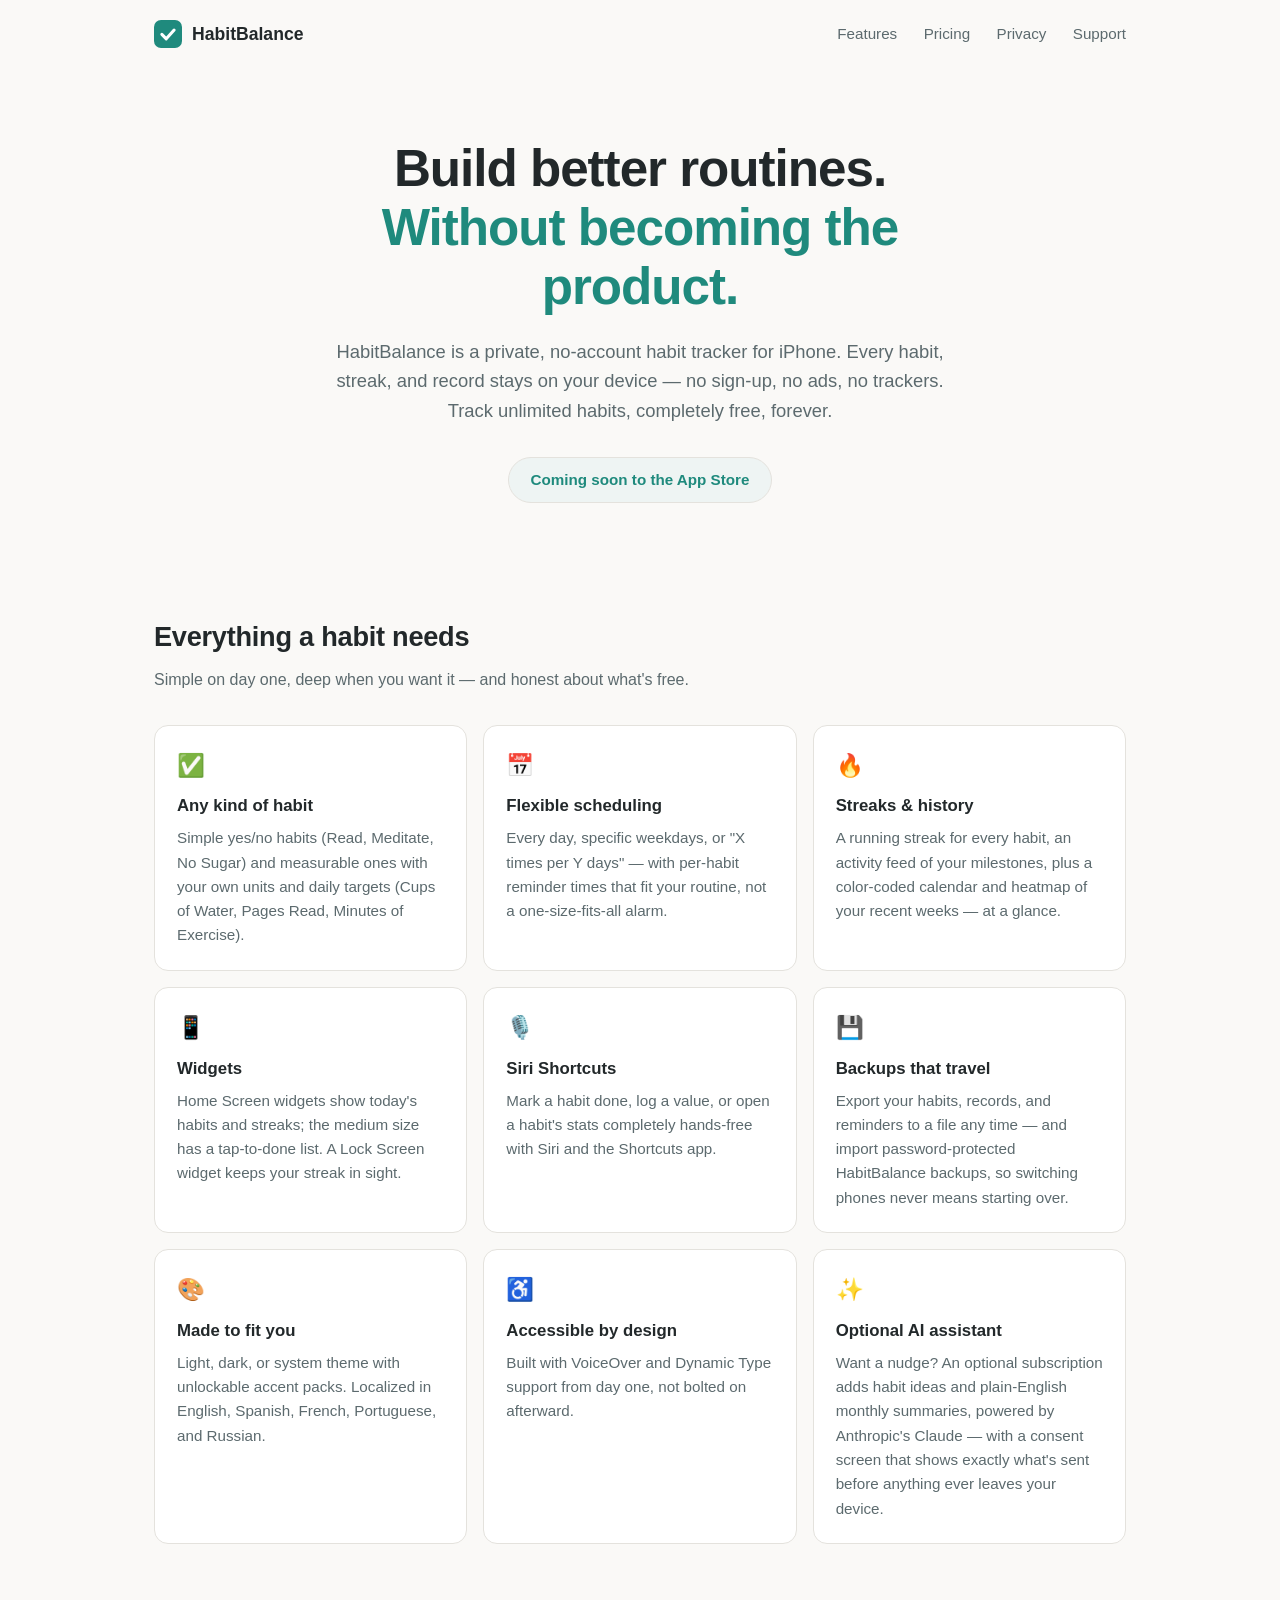
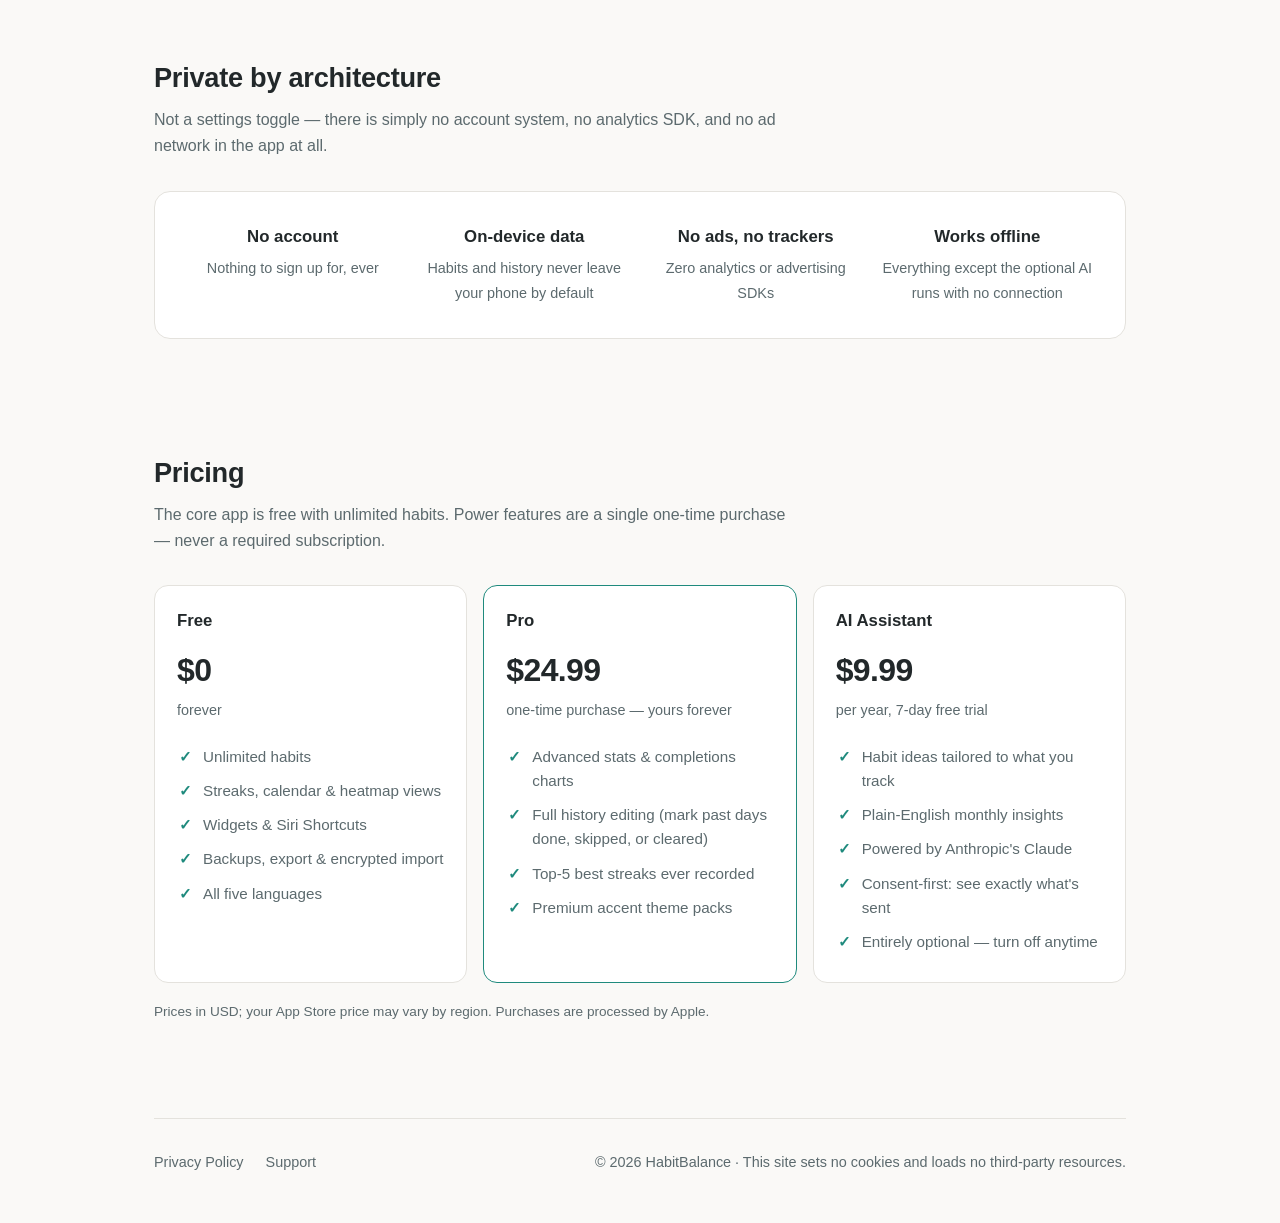
<file: index.html>
<!DOCTYPE html>
<html lang="en">
<head>
<meta charset="utf-8">
<meta name="viewport" content="width=device-width, initial-scale=1">
<title>HabitBalance — Private Habit Tracker for iPhone</title>
<meta name="description" content="HabitBalance is a private, no-account habit tracker for iPhone. Unlimited habits free forever, streaks, widgets, Siri Shortcuts — your data stays on your device.">
<link rel="stylesheet" href="style.css">
<link rel="icon" href="data:image/svg+xml,%3Csvg xmlns='http://www.w3.org/2000/svg' viewBox='0 0 32 32'%3E%3Crect width='32' height='32' rx='8' fill='%231f8a7d'/%3E%3Cpath d='M9 16.5l5 5 9-10' stroke='white' stroke-width='3.5' fill='none' stroke-linecap='round' stroke-linejoin='round'/%3E%3C/svg%3E">
</head>
<body>
<div class="wrap">
  <header class="site">
    <a class="brand" href="./">
      <svg width="28" height="28" viewBox="0 0 32 32" aria-hidden="true"><rect width="32" height="32" rx="8" fill="#1f8a7d"/><path d="M9 16.5l5 5 9-10" stroke="#fff" stroke-width="3.5" fill="none" stroke-linecap="round" stroke-linejoin="round"/></svg>
      HabitBalance
    </a>
    <nav class="site">
      <a href="#features">Features</a>
      <a href="#pricing">Pricing</a>
      <a href="privacy.html">Privacy</a>
      <a href="support.html">Support</a>
    </nav>
  </header>

  <section class="hero">
    <h1>Build better routines.<br><em>Without becoming the product.</em></h1>
    <p class="lead">HabitBalance is a private, no-account habit tracker for iPhone. Every habit, streak, and record stays on your device — no sign-up, no ads, no trackers. Track unlimited habits, completely free, forever.</p>
    <div class="cta">
      <span class="badge-soon">Coming soon to the App&nbsp;Store</span>
    </div>
  </section>

  <section class="section" id="features">
    <h2>Everything a habit needs</h2>
    <p class="sub">Simple on day one, deep when you want it — and honest about what's free.</p>
    <div class="grid">
      <div class="card"><span class="ico">✅</span><h3>Any kind of habit</h3><p>Simple yes/no habits (Read, Meditate, No Sugar) and measurable ones with your own units and daily targets (Cups of Water, Pages Read, Minutes of Exercise).</p></div>
      <div class="card"><span class="ico">📅</span><h3>Flexible scheduling</h3><p>Every day, specific weekdays, or "X times per Y days" — with per-habit reminder times that fit your routine, not a one-size-fits-all alarm.</p></div>
      <div class="card"><span class="ico">🔥</span><h3>Streaks &amp; history</h3><p>A running streak for every habit, an activity feed of your milestones, plus a color-coded calendar and heatmap of your recent weeks — at a glance.</p></div>
      <div class="card"><span class="ico">📱</span><h3>Widgets</h3><p>Home Screen widgets show today's habits and streaks; the medium size has a tap-to-done list. A Lock Screen widget keeps your streak in sight.</p></div>
      <div class="card"><span class="ico">🎙️</span><h3>Siri Shortcuts</h3><p>Mark a habit done, log a value, or open a habit's stats completely hands-free with Siri and the Shortcuts app.</p></div>
      <div class="card"><span class="ico">💾</span><h3>Backups that travel</h3><p>Export your habits, records, and reminders to a file any time — and import password-protected HabitBalance backups, so switching phones never means starting over.</p></div>
      <div class="card"><span class="ico">🎨</span><h3>Made to fit you</h3><p>Light, dark, or system theme with unlockable accent packs. Localized in English, Spanish, French, Portuguese, and Russian.</p></div>
      <div class="card"><span class="ico">♿</span><h3>Accessible by design</h3><p>Built with VoiceOver and Dynamic Type support from day one, not bolted on afterward.</p></div>
      <div class="card"><span class="ico">✨</span><h3>Optional AI assistant</h3><p>Want a nudge? An optional subscription adds habit ideas and plain-English monthly summaries, powered by Anthropic's Claude — with a consent screen that shows exactly what's sent before anything ever leaves your device.</p></div>
    </div>
  </section>

  <section class="section">
    <h2>Private by architecture</h2>
    <p class="sub">Not a settings toggle — there is simply no account system, no analytics SDK, and no ad network in the app at all.</p>
    <div class="privacy-strip">
      <div><strong>No account</strong><span>Nothing to sign up for, ever</span></div>
      <div><strong>On-device data</strong><span>Habits and history never leave your phone by default</span></div>
      <div><strong>No ads, no trackers</strong><span>Zero analytics or advertising SDKs</span></div>
      <div><strong>Works offline</strong><span>Everything except the optional AI runs with no connection</span></div>
    </div>
  </section>

  <section class="section" id="pricing">
    <h2>Pricing</h2>
    <p class="sub">The core app is free with unlimited habits. Power features are a single one-time purchase — never a required subscription.</p>
    <div class="pricing">
      <div class="card price-card">
        <span class="tier">Free</span>
        <span class="amount">$0</span>
        <span class="cadence">forever</span>
        <ul>
          <li>Unlimited habits</li>
          <li>Streaks, calendar &amp; heatmap views</li>
          <li>Widgets &amp; Siri Shortcuts</li>
          <li>Backups, export &amp; encrypted import</li>
          <li>All five languages</li>
        </ul>
      </div>
      <div class="card price-card featured">
        <span class="tier">Pro</span>
        <span class="amount">$24.99</span>
        <span class="cadence">one-time purchase — yours forever</span>
        <ul>
          <li>Advanced stats &amp; completions charts</li>
          <li>Full history editing (mark past days done, skipped, or cleared)</li>
          <li>Top-5 best streaks ever recorded</li>
          <li>Premium accent theme packs</li>
        </ul>
      </div>
      <div class="card price-card">
        <span class="tier">AI Assistant</span>
        <span class="amount">$9.99</span>
        <span class="cadence">per year, 7-day free trial</span>
        <ul>
          <li>Habit ideas tailored to what you track</li>
          <li>Plain-English monthly insights</li>
          <li>Powered by Anthropic's Claude</li>
          <li>Consent-first: see exactly what's sent</li>
          <li>Entirely optional — turn off anytime</li>
        </ul>
      </div>
    </div>
    <p class="price-note">Prices in USD; your App Store price may vary by region. Purchases are processed by Apple.</p>
  </section>

  <footer class="site">
    <div>
      <a href="privacy.html">Privacy Policy</a>
      <a href="support.html">Support</a>
    </div>
    <div>© 2026 HabitBalance · This site sets no cookies and loads no third-party resources.</div>
  </footer>
</div>
</body>
</html>
</file>
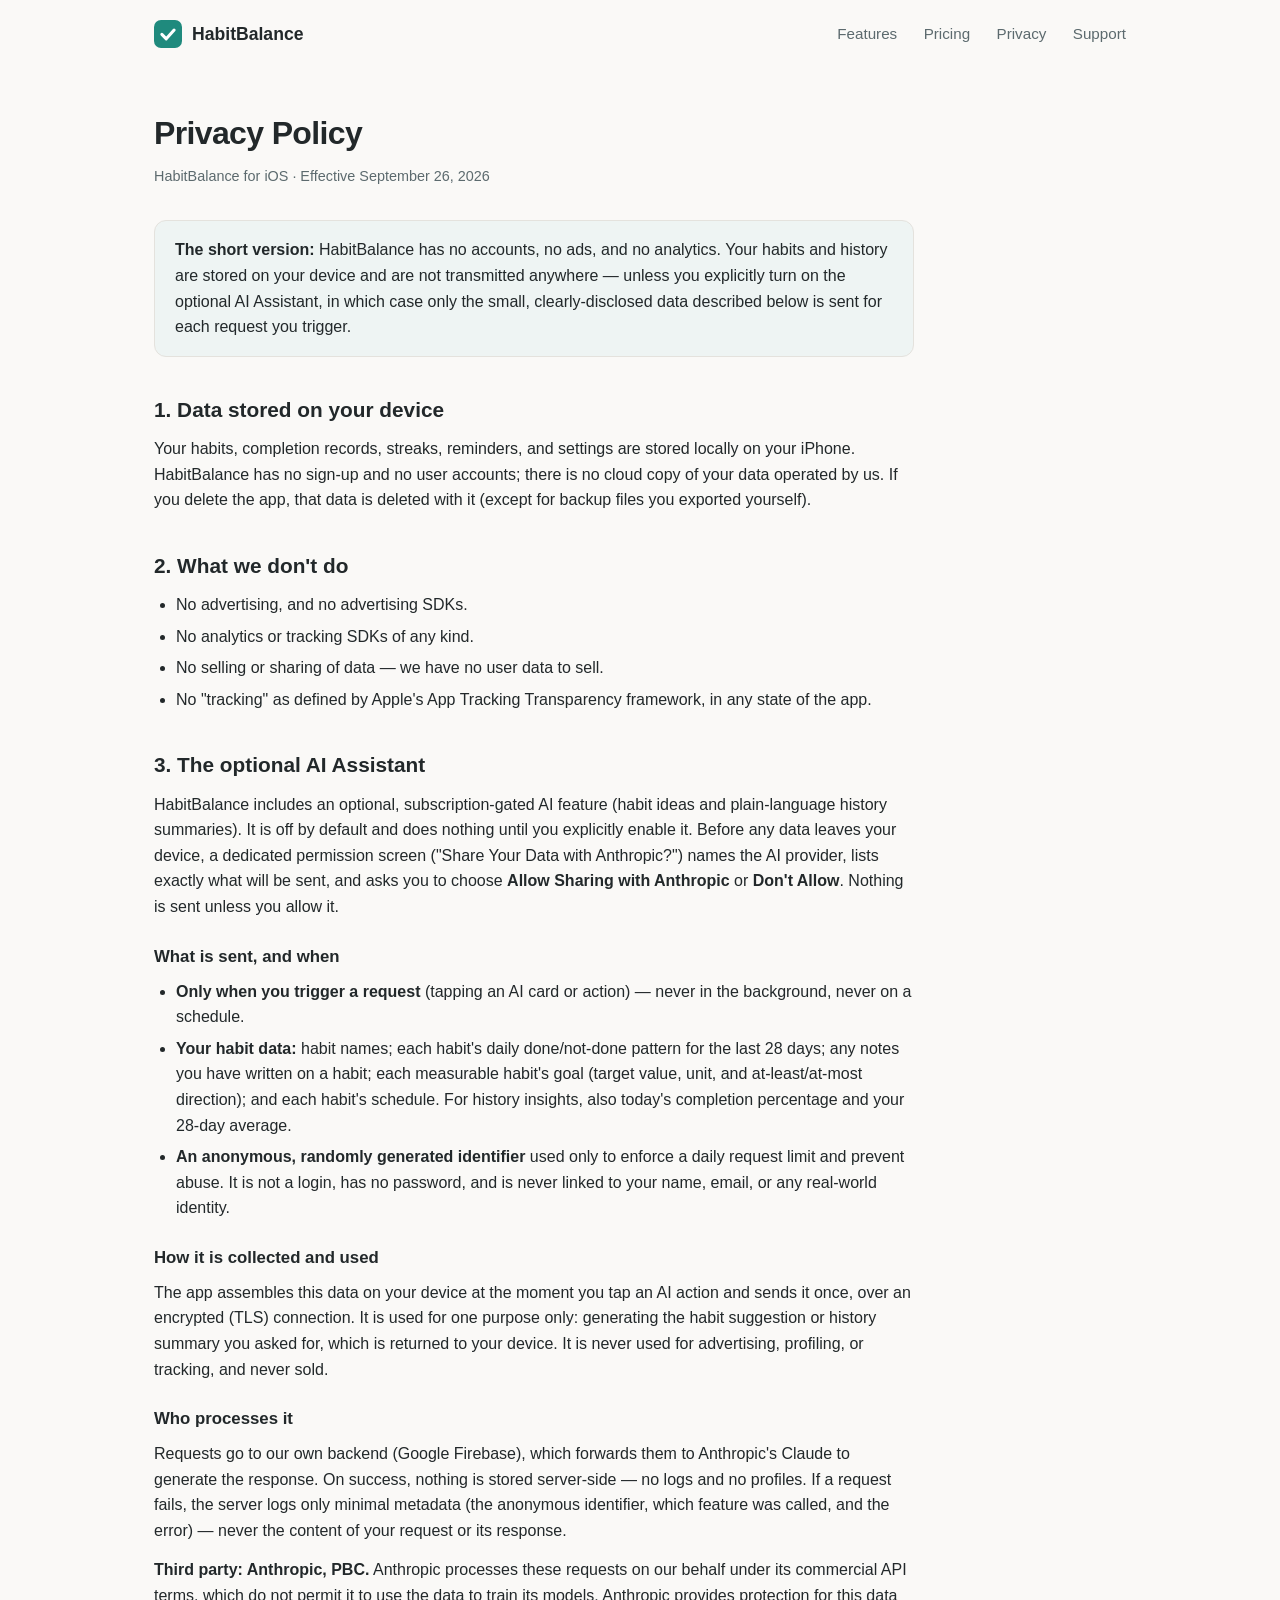
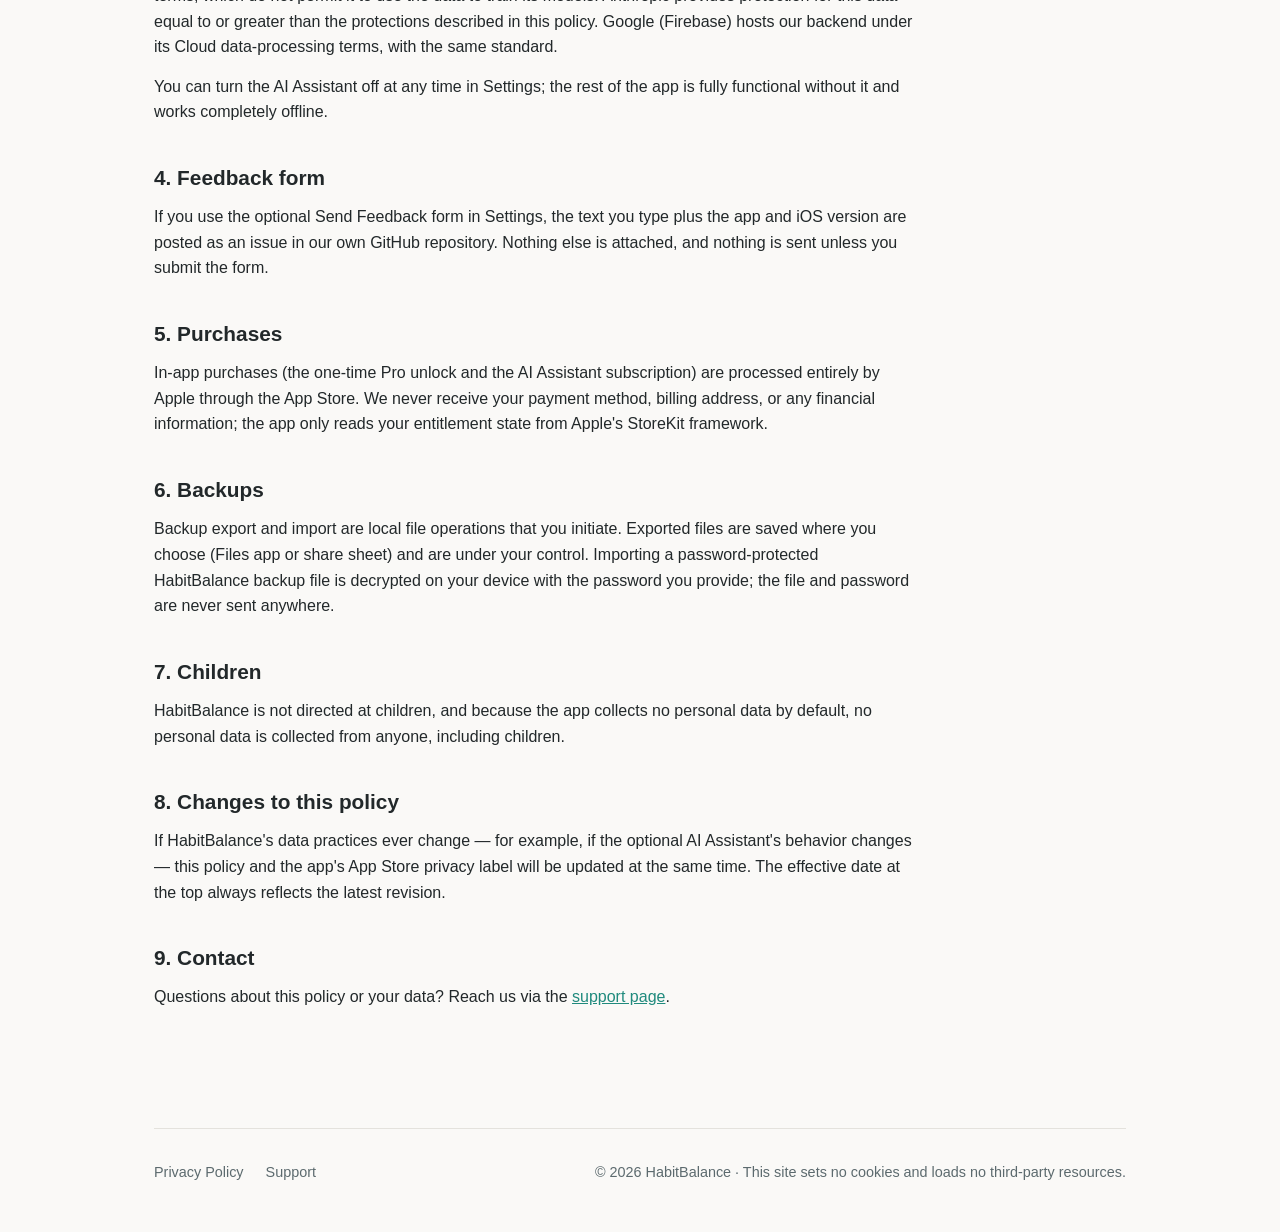
<file: privacy.html>
<!DOCTYPE html>
<html lang="en">
<head>
<meta charset="utf-8">
<meta name="viewport" content="width=device-width, initial-scale=1">
<title>Privacy Policy — HabitBalance</title>
<meta name="description" content="Privacy policy for HabitBalance for iOS.">
<link rel="stylesheet" href="style.css">
<link rel="icon" href="data:image/svg+xml,%3Csvg xmlns='http://www.w3.org/2000/svg' viewBox='0 0 32 32'%3E%3Crect width='32' height='32' rx='8' fill='%231f8a7d'/%3E%3Cpath d='M9 16.5l5 5 9-10' stroke='white' stroke-width='3.5' fill='none' stroke-linecap='round' stroke-linejoin='round'/%3E%3C/svg%3E">
</head>
<body>
<div class="wrap">
  <header class="site">
    <a class="brand" href="./">
      <svg width="28" height="28" viewBox="0 0 32 32" aria-hidden="true"><rect width="32" height="32" rx="8" fill="#1f8a7d"/><path d="M9 16.5l5 5 9-10" stroke="#fff" stroke-width="3.5" fill="none" stroke-linecap="round" stroke-linejoin="round"/></svg>
      HabitBalance
    </a>
    <nav class="site">
      <a href="./#features">Features</a>
      <a href="./#pricing">Pricing</a>
      <a href="privacy.html">Privacy</a>
      <a href="support.html">Support</a>
    </nav>
  </header>

  <main class="prose">
    <h1>Privacy Policy</h1>
    <p class="meta">HabitBalance for iOS · Effective September 26, 2026</p>

    <div class="callout">
      <strong>The short version:</strong> HabitBalance has no accounts, no ads, and no analytics.
      Your habits and history are stored on your device and are not transmitted anywhere —
      unless you explicitly turn on the optional AI Assistant, in which case only the small,
      clearly-disclosed data described below is sent for each request you trigger.
    </div>

    <h2>1. Data stored on your device</h2>
    <p>Your habits, completion records, streaks, reminders, and settings are stored locally on
    your iPhone. HabitBalance has no sign-up and no user accounts; there is no cloud copy of
    your data operated by us. If you delete the app, that data is deleted with it (except for
    backup files you exported yourself).</p>

    <h2>2. What we don't do</h2>
    <ul>
      <li>No advertising, and no advertising SDKs.</li>
      <li>No analytics or tracking SDKs of any kind.</li>
      <li>No selling or sharing of data — we have no user data to sell.</li>
      <li>No "tracking" as defined by Apple's App Tracking Transparency framework, in any state of the app.</li>
    </ul>

    <h2>3. The optional AI Assistant</h2>
    <p>HabitBalance includes an optional, subscription-gated AI feature (habit ideas and
    plain-language history summaries). It is off by default and does nothing until you
    explicitly enable it. Before any data leaves your device, a dedicated permission screen
    ("Share Your Data with Anthropic?") names the AI provider, lists exactly what will be sent,
    and asks you to choose <strong>Allow Sharing with Anthropic</strong> or <strong>Don't
    Allow</strong>. Nothing is sent unless you allow it.</p>
    <h3>What is sent, and when</h3>
    <ul>
      <li><strong>Only when you trigger a request</strong> (tapping an AI card or action) — never
      in the background, never on a schedule.</li>
      <li><strong>Your habit data:</strong> habit names; each habit's daily done/not-done pattern
      for the last 28 days; any notes you have written on a habit; each measurable habit's goal
      (target value, unit, and at-least/at-most direction); and each habit's schedule. For
      history insights, also today's completion percentage and your 28-day average.</li>
      <li><strong>An anonymous, randomly generated identifier</strong> used only to enforce a
      daily request limit and prevent abuse. It is not a login, has no password, and is never
      linked to your name, email, or any real-world identity.</li>
    </ul>
    <h3>How it is collected and used</h3>
    <p>The app assembles this data on your device at the moment you tap an AI action and sends it
    once, over an encrypted (TLS) connection. It is used for one purpose only: generating the
    habit suggestion or history summary you asked for, which is returned to your device. It is
    never used for advertising, profiling, or tracking, and never sold.</p>
    <h3>Who processes it</h3>
    <p>Requests go to our own backend (Google Firebase), which forwards them to Anthropic's
    Claude to generate the response. On success, nothing is stored server-side — no logs and no
    profiles. If a request fails, the server logs only minimal metadata (the anonymous
    identifier, which feature was called, and the error) — never the content of your request or
    its response.</p>
    <p><strong>Third party: Anthropic, PBC.</strong> Anthropic processes these requests on our
    behalf under its commercial API terms, which do not permit it to use the data to train its
    models. Anthropic provides protection for this data equal to or greater than the protections
    described in this policy. Google (Firebase) hosts our backend under its Cloud data-processing
    terms, with the same standard.</p>
    <p>You can turn the AI Assistant off at any time in Settings; the rest of the app is fully
    functional without it and works completely offline.</p>

    <h2>4. Feedback form</h2>
    <p>If you use the optional Send Feedback form in Settings, the text you type plus the app and
    iOS version are posted as an issue in our own GitHub repository. Nothing else is attached, and
    nothing is sent unless you submit the form.</p>

    <h2>5. Purchases</h2>
    <p>In-app purchases (the one-time Pro unlock and the AI Assistant subscription) are processed
    entirely by Apple through the App Store. We never receive your payment method, billing
    address, or any financial information; the app only reads your entitlement state from
    Apple's StoreKit framework.</p>

    <h2>6. Backups</h2>
    <p>Backup export and import are local file operations that you initiate. Exported files are
    saved where you choose (Files app or share sheet) and are under your control. Importing a
    password-protected HabitBalance backup file is decrypted on your
    device with the password you provide; the file and password are never sent anywhere.</p>

    <h2>7. Children</h2>
    <p>HabitBalance is not directed at children, and because the app collects no personal data by
    default, no personal data is collected from anyone, including children.</p>

    <h2>8. Changes to this policy</h2>
    <p>If HabitBalance's data practices ever change — for example, if the optional AI Assistant's
    behavior changes — this policy and the app's App Store privacy
    label will be updated at the same time. The effective date at the top always reflects the
    latest revision.</p>

    <h2>9. Contact</h2>
    <p>Questions about this policy or your data? Reach us via the <a href="support.html">support
    page</a>.</p>
  </main>

  <footer class="site">
    <div>
      <a href="privacy.html">Privacy Policy</a>
      <a href="support.html">Support</a>
    </div>
    <div>© 2026 HabitBalance · This site sets no cookies and loads no third-party resources.</div>
  </footer>
</div>
</body>
</html>
</file>
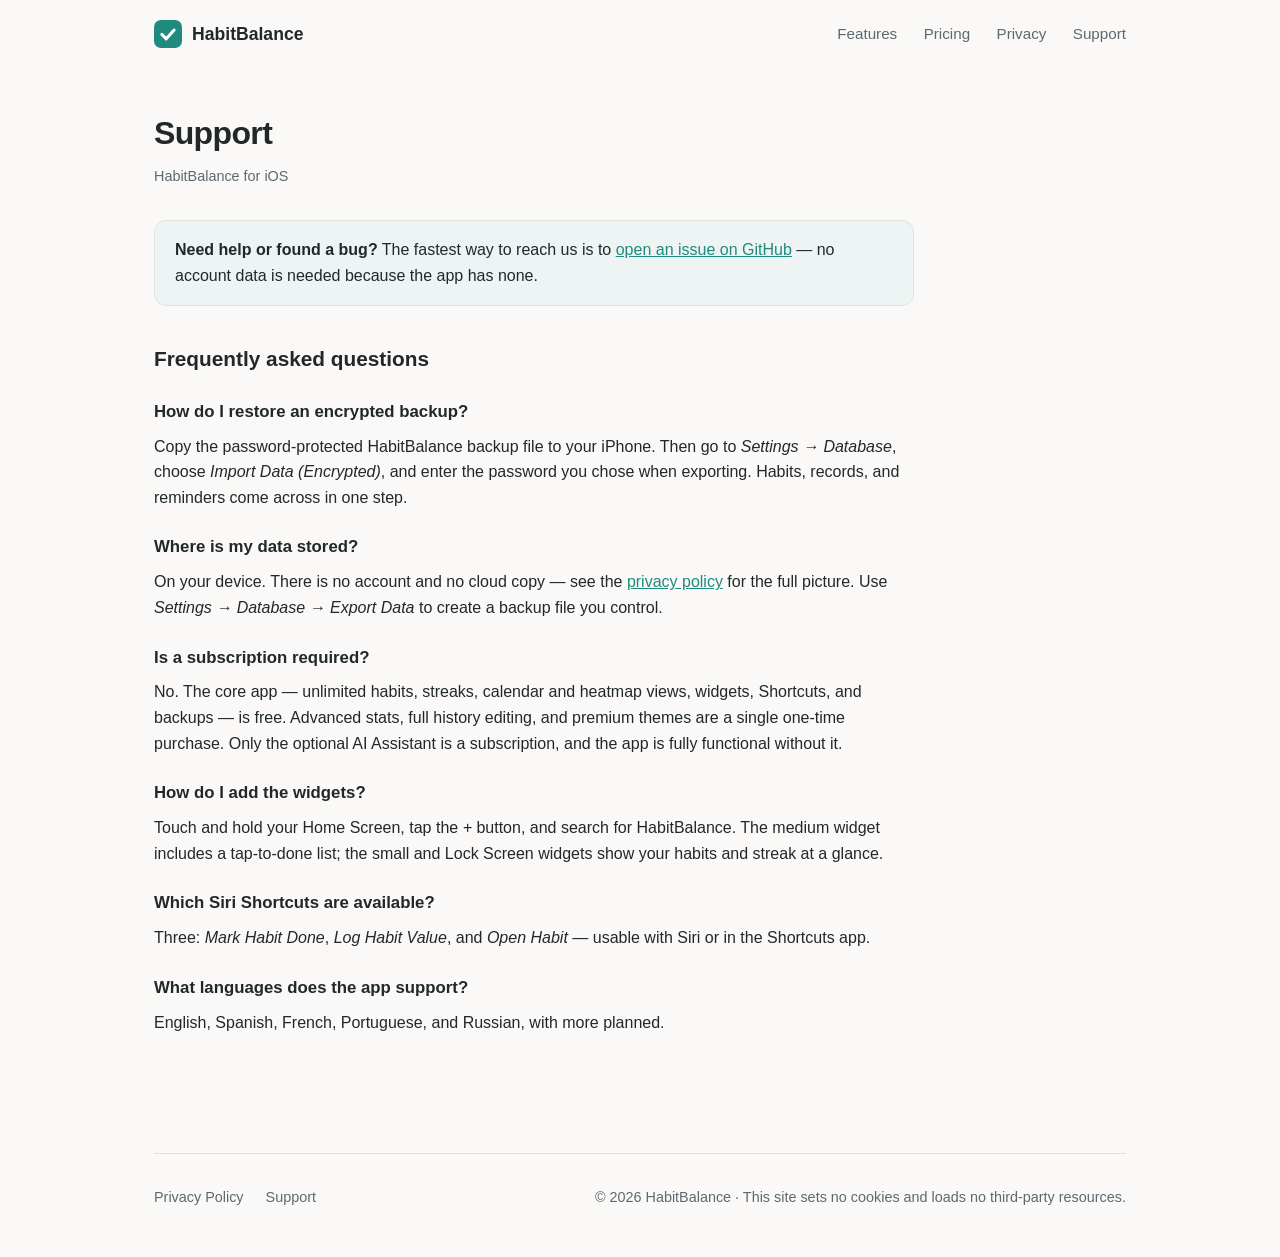
<file: support.html>
<!DOCTYPE html>
<html lang="en">
<head>
<meta charset="utf-8">
<meta name="viewport" content="width=device-width, initial-scale=1">
<title>Support — HabitBalance</title>
<meta name="description" content="Support and frequently asked questions for HabitBalance for iOS.">
<link rel="stylesheet" href="style.css">
<link rel="icon" href="data:image/svg+xml,%3Csvg xmlns='http://www.w3.org/2000/svg' viewBox='0 0 32 32'%3E%3Crect width='32' height='32' rx='8' fill='%231f8a7d'/%3E%3Cpath d='M9 16.5l5 5 9-10' stroke='white' stroke-width='3.5' fill='none' stroke-linecap='round' stroke-linejoin='round'/%3E%3C/svg%3E">
</head>
<body>
<div class="wrap">
  <header class="site">
    <a class="brand" href="./">
      <svg width="28" height="28" viewBox="0 0 32 32" aria-hidden="true"><rect width="32" height="32" rx="8" fill="#1f8a7d"/><path d="M9 16.5l5 5 9-10" stroke="#fff" stroke-width="3.5" fill="none" stroke-linecap="round" stroke-linejoin="round"/></svg>
      HabitBalance
    </a>
    <nav class="site">
      <a href="./#features">Features</a>
      <a href="./#pricing">Pricing</a>
      <a href="privacy.html">Privacy</a>
      <a href="support.html">Support</a>
    </nav>
  </header>

  <main class="prose">
    <h1>Support</h1>
    <p class="meta">HabitBalance for iOS</p>

    <div class="callout">
      <strong>Need help or found a bug?</strong> The fastest way to reach us is to
      <a href="https://github.com/unkinddragon/habitbalance-site/issues" rel="noopener">open an
      issue on GitHub</a> — no account data is needed because the app has none.
    </div>

    <h2>Frequently asked questions</h2>

    <h3>How do I restore an encrypted backup?</h3>
    <p>Copy the password-protected HabitBalance backup file to your iPhone. Then go to
    <em>Settings → Database</em>, choose <em>Import Data (Encrypted)</em>, and enter the password
    you chose when exporting. Habits, records, and reminders come across in one step.</p>

    <h3>Where is my data stored?</h3>
    <p>On your device. There is no account and no cloud copy — see the
    <a href="privacy.html">privacy policy</a> for the full picture. Use
    <em>Settings → Database → Export Data</em> to create a backup file you control.</p>

    <h3>Is a subscription required?</h3>
    <p>No. The core app — unlimited habits, streaks, calendar and heatmap views, widgets,
    Shortcuts, and backups — is free. Advanced stats, full history editing, and premium themes
    are a single one-time purchase. Only the optional AI Assistant is a subscription, and the
    app is fully functional without it.</p>

    <h3>How do I add the widgets?</h3>
    <p>Touch and hold your Home Screen, tap the <em>+</em> button, and search for HabitBalance.
    The medium widget includes a tap-to-done list; the small and Lock Screen widgets show your
    habits and streak at a glance.</p>

    <h3>Which Siri Shortcuts are available?</h3>
    <p>Three: <em>Mark Habit Done</em>, <em>Log Habit Value</em>, and <em>Open Habit</em> — usable
    with Siri or in the Shortcuts app.</p>

    <h3>What languages does the app support?</h3>
    <p>English, Spanish, French, Portuguese, and Russian, with more planned.</p>
  </main>

  <footer class="site">
    <div>
      <a href="privacy.html">Privacy Policy</a>
      <a href="support.html">Support</a>
    </div>
    <div>© 2026 HabitBalance · This site sets no cookies and loads no third-party resources.</div>
  </footer>
</div>
</body>
</html>
</file>
<file: style.css>
:root {
  --bg: #faf9f7;
  --surface: #ffffff;
  --ink: #22282a;
  --ink-soft: #5c6a6e;
  --accent: #1f8a7d;
  --accent-ink: #ffffff;
  --border: #e4e2dd;
  --pill: #eef4f3;
  color-scheme: light dark;
}
@media (prefers-color-scheme: dark) {
  :root {
    --bg: #14181a;
    --surface: #1c2225;
    --ink: #e8ecec;
    --ink-soft: #9aa8ab;
    --accent: #3cbfae;
    --accent-ink: #0d1f1c;
    --border: #2c3438;
    --pill: #22302e;
  }
}

* { margin: 0; padding: 0; box-sizing: border-box; }

body {
  background: var(--bg);
  color: var(--ink);
  font-family: -apple-system, BlinkMacSystemFont, "Segoe UI", Roboto, "Helvetica Neue", Arial, sans-serif;
  line-height: 1.6;
  -webkit-font-smoothing: antialiased;
}

.wrap { max-width: 1020px; margin: 0 auto; padding: 0 24px; }

header.site {
  display: flex; align-items: center; justify-content: space-between;
  padding: 20px 0;
}
.brand { display: flex; align-items: center; gap: 10px; font-weight: 700; font-size: 1.1rem; color: var(--ink); text-decoration: none; }
.brand svg { display: block; }
nav.site a { color: var(--ink-soft); text-decoration: none; margin-left: 22px; font-size: 0.95rem; }
nav.site a:hover { color: var(--accent); }

.hero { padding: 72px 0 56px; text-align: center; }
.hero h1 { font-size: clamp(2rem, 5.5vw, 3.2rem); line-height: 1.15; letter-spacing: -0.02em; max-width: 720px; margin: 0 auto; }
.hero h1 em { color: var(--accent); font-style: normal; }
.hero p.lead { max-width: 640px; margin: 20px auto 0; font-size: 1.15rem; color: var(--ink-soft); }
.hero .cta { margin-top: 32px; display: flex; gap: 12px; justify-content: center; flex-wrap: wrap; }

.badge-soon {
  display: inline-block; background: var(--pill); color: var(--accent);
  border: 1px solid var(--border); border-radius: 999px;
  padding: 10px 22px; font-weight: 600; font-size: 0.95rem;
}

.section { padding: 56px 0; }
.section h2 { font-size: 1.7rem; letter-spacing: -0.01em; margin-bottom: 8px; }
.section p.sub { color: var(--ink-soft); max-width: 640px; margin-bottom: 32px; }

.grid { display: grid; grid-template-columns: repeat(auto-fit, minmax(260px, 1fr)); gap: 16px; }
.card {
  background: var(--surface); border: 1px solid var(--border); border-radius: 14px;
  padding: 22px;
}
.card h3 { font-size: 1.05rem; margin-bottom: 6px; }
.card p { color: var(--ink-soft); font-size: 0.95rem; }
.card .ico { font-size: 1.4rem; margin-bottom: 10px; display: block; }

.privacy-strip {
  background: var(--surface); border: 1px solid var(--border); border-radius: 16px;
  padding: 32px; display: grid; grid-template-columns: repeat(auto-fit, minmax(180px, 1fr)); gap: 20px;
  text-align: center;
}
.privacy-strip strong { display: block; font-size: 1.05rem; margin-bottom: 4px; }
.privacy-strip span { color: var(--ink-soft); font-size: 0.9rem; }

.pricing { display: grid; grid-template-columns: repeat(auto-fit, minmax(240px, 1fr)); gap: 16px; align-items: stretch; }
.price-card { display: flex; flex-direction: column; }
.price-card .tier { font-weight: 700; font-size: 1.05rem; }
.price-card .amount { font-size: 2rem; font-weight: 700; margin: 10px 0 2px; letter-spacing: -0.02em; }
.price-card .cadence { color: var(--ink-soft); font-size: 0.9rem; margin-bottom: 14px; }
.price-card ul { list-style: none; margin-top: 4px; }
.price-card li { padding: 5px 0 5px 26px; position: relative; color: var(--ink-soft); font-size: 0.95rem; }
.price-card li::before { content: "✓"; position: absolute; left: 2px; color: var(--accent); font-weight: 700; }
.price-card.featured { border-color: var(--accent); }
.price-note { color: var(--ink-soft); font-size: 0.85rem; margin-top: 18px; }

.prose { max-width: 760px; padding: 40px 0 64px; }
.prose h1 { font-size: 2rem; letter-spacing: -0.02em; margin-bottom: 6px; }
.prose .meta { color: var(--ink-soft); font-size: 0.9rem; margin-bottom: 32px; }
.prose h2 { font-size: 1.3rem; margin: 36px 0 10px; }
.prose h3 { font-size: 1.05rem; margin: 24px 0 8px; }
.prose p, .prose li { color: var(--ink); }
.prose p { margin-bottom: 14px; }
.prose ul { margin: 0 0 14px 22px; }
.prose li { margin-bottom: 6px; }
.prose a { color: var(--accent); }
.callout {
  background: var(--pill); border: 1px solid var(--border); border-radius: 12px;
  padding: 16px 20px; margin: 20px 0;
}

footer.site {
  border-top: 1px solid var(--border);
  padding: 32px 0 48px; margin-top: 40px;
  color: var(--ink-soft); font-size: 0.9rem;
  display: flex; flex-wrap: wrap; gap: 12px 28px; align-items: center; justify-content: space-between;
}
footer.site a { color: var(--ink-soft); text-decoration: none; margin-right: 18px; }
footer.site a:hover { color: var(--accent); }
</file>
